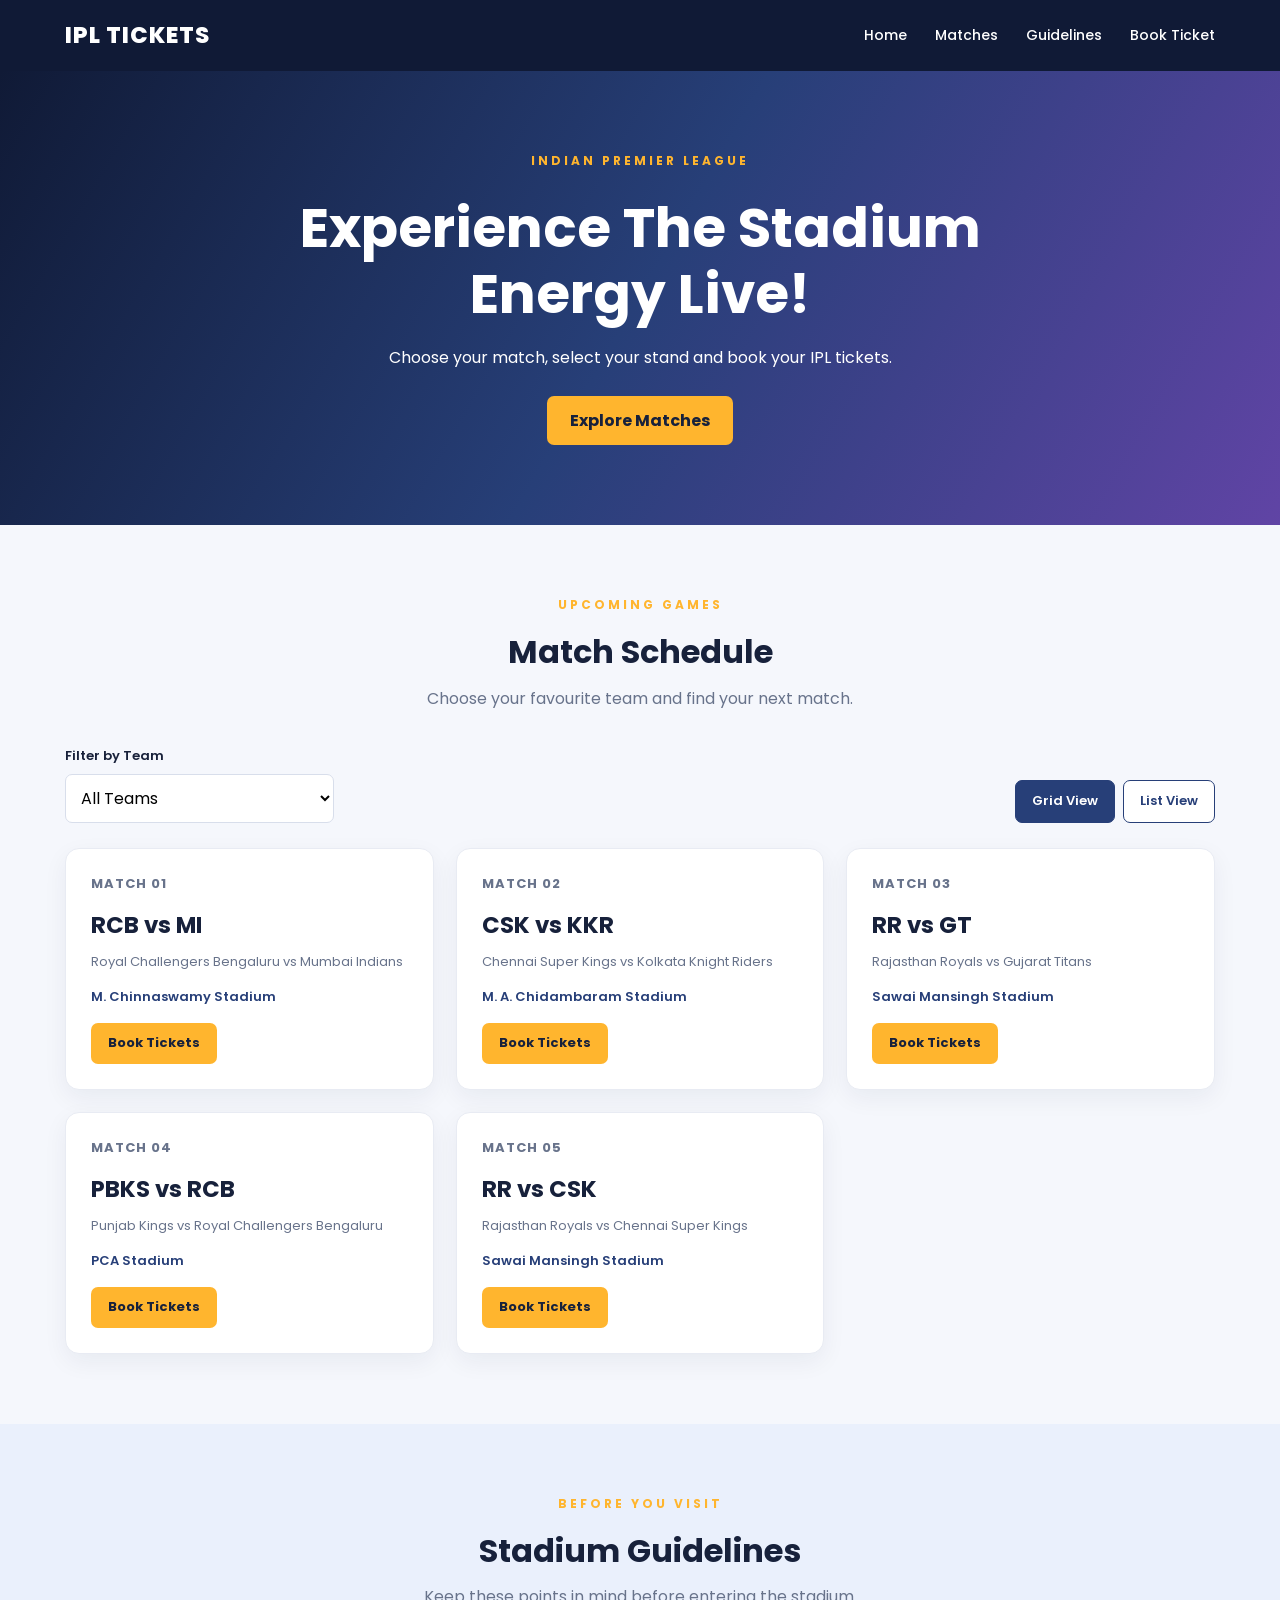
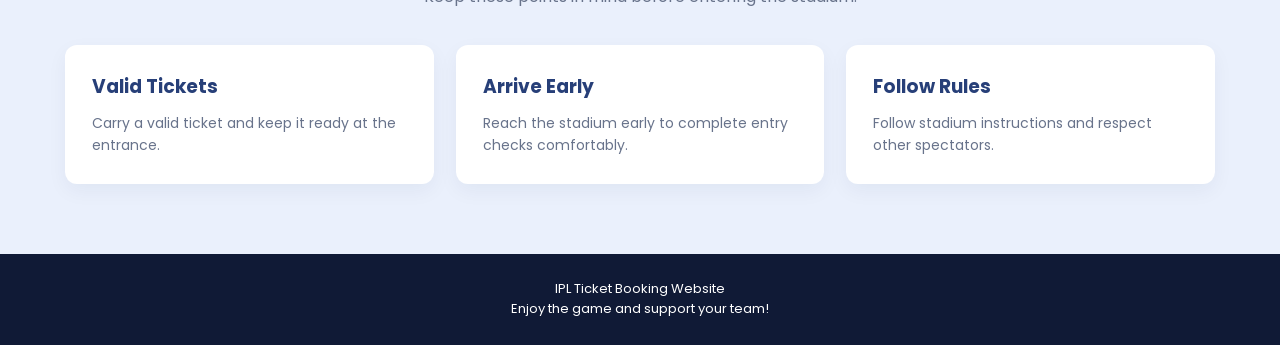
<file: index.html>
<!DOCTYPE html>
<html lang="en">

<head>
    <meta charset="UTF-8">
    <meta name="viewport" content="width=device-width, initial-scale=1.0">
    <title>IPL Ticket Booking</title>
    <link rel="stylesheet" href="css/styles.css">
    <script src="app.js" defer></script>
</head>

<body>

    <header class="site-header">
        <div class="navbar">
            <a href="index.html" class="logo">IPL TICKETS</a>

            <button class="menu-toggle" id="menuToggle" aria-label="Open navigation" aria-expanded="false">
                ☰
            </button>

            <nav class="nav-links" id="navLinks">
                <a href="#home">Home</a>
                <a href="#matches">Matches</a>
                <a href="#guidelines">Guidelines</a>
                <a href="booking.html">Book Ticket</a>
            </nav>
        </div>
    </header>

    <div class="hero" id="home">
        <div class="hero-content">
            <p class="hero-tag">INDIAN PREMIER LEAGUE</p>
            <h1>Experience The Stadium Energy Live!</h1>
            <p>Choose your match, select your stand and book your IPL tickets.</p>
            <a href="#matches" class="main-button">Explore Matches</a>
        </div>
    </div>

    <div class="content-section" id="matches">

        <div class="section-heading">
            <p class="section-tag">UPCOMING GAMES</p>
            <h2>Match Schedule</h2>
            <p>Choose your favourite team and find your next match.</p>
        </div>

        <div class="match-controls">

            <div class="filter-control">
                <label for="teamFilter">Filter by Team</label>

                <select id="teamFilter">
                    <option value="all">All Teams</option>
                    <option value="RCB">Royal Challengers Bengaluru</option>
                    <option value="MI">Mumbai Indians</option>
                    <option value="CSK">Chennai Super Kings</option>
                    <option value="KKR">Kolkata Knight Riders</option>
                    <option value="RR">Rajasthan Royals</option>
                    <option value="GT">Gujarat Titans</option>
                    <option value="PBKS">Punjab Kings</option>
                </select>
            </div>

            <div class="view-controls">
                <button type="button" id="gridView" class="view-button active">
                    Grid View
                </button>

                <button type="button" id="listView" class="view-button">
                    List View
                </button>
            </div>

        </div>

        <div class="match-grid" id="matchContainer">

            <div class="match-card" data-teams="RCB MI">
                <p class="match-number">MATCH 01</p>
                <h3>RCB vs MI</h3>
                <p>Royal Challengers Bengaluru vs Mumbai Indians</p>
                <p class="match-info">M. Chinnaswamy Stadium</p>
                <a href="booking.html?match=RCB%20vs%20MI" class="book-button">Book Tickets</a>
            </div>

            <div class="match-card" data-teams="CSK KKR">
                <p class="match-number">MATCH 02</p>
                <h3>CSK vs KKR</h3>
                <p>Chennai Super Kings vs Kolkata Knight Riders</p>
                <p class="match-info">M. A. Chidambaram Stadium</p>
                <a href="booking.html?match=CSK%20vs%20KKR" class="book-button">Book Tickets</a>
            </div>

            <div class="match-card" data-teams="RR GT">
                <p class="match-number">MATCH 03</p>
                <h3>RR vs GT</h3>
                <p>Rajasthan Royals vs Gujarat Titans</p>
                <p class="match-info">Sawai Mansingh Stadium</p>
                <a href="booking.html?match=RR%20vs%20GT" class="book-button">Book Tickets</a>
            </div>

            <div class="match-card" data-teams="PBKS RCB">
                <p class="match-number">MATCH 04</p>
                <h3>PBKS vs RCB</h3>
                <p>Punjab Kings vs Royal Challengers Bengaluru</p>
                <p class="match-info">PCA Stadium</p>
                <a href="booking.html?match=PBKS%20vs%20RCB" class="book-button">Book Tickets</a>
            </div>

            <div class="match-card" data-teams="RR CSK">
                <p class="match-number">MATCH 05</p>
                <h3>RR vs CSK</h3>
                <p>Rajasthan Royals vs Chennai Super Kings</p>
                <p class="match-info">Sawai Mansingh Stadium</p>
                <a href="booking.html?match=RR%20vs%20CSK" class="book-button">Book Tickets</a>
            </div>

        </div>

        <p id="noMatches" class="no-matches">
            No matches found for this team.
        </p>

    </div>

    <div class="content-section guidelines-section" id="guidelines">

        <div class="section-heading">
            <p class="section-tag">BEFORE YOU VISIT</p>
            <h2>Stadium Guidelines</h2>
            <p>Keep these points in mind before entering the stadium.</p>
        </div>

        <div class="guidelines-grid">

            <div class="guideline-card">
                <h3>Valid Tickets</h3>
                <p>Carry a valid ticket and keep it ready at the entrance.</p>
            </div>

            <div class="guideline-card">
                <h3>Arrive Early</h3>
                <p>Reach the stadium early to complete entry checks comfortably.</p>
            </div>

            <div class="guideline-card">
                <h3>Follow Rules</h3>
                <p>Follow stadium instructions and respect other spectators.</p>
            </div>

        </div>
    </div>

    <footer>
        <p>IPL Ticket Booking Website</p>
        <p>Enjoy the game and support your team!</p>
    </footer>

</body>
</html>
</file>
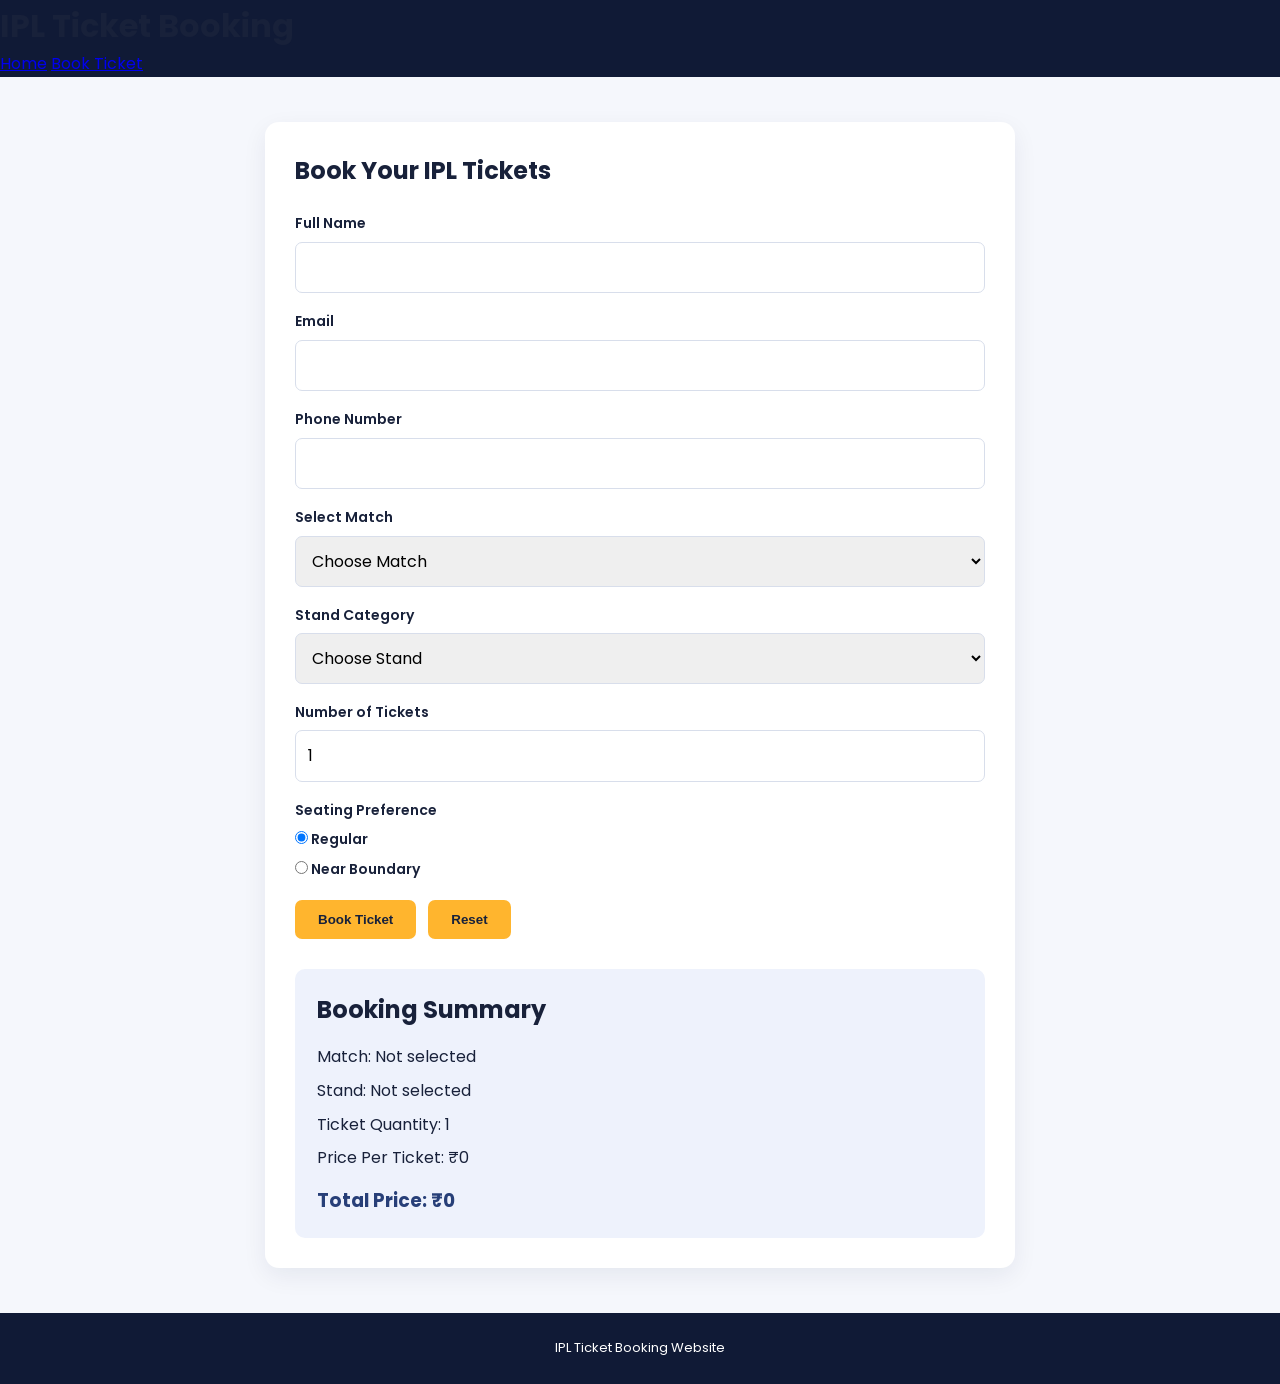
<file: booking.html>
<!DOCTYPE html>
<html lang="en">
<head>
    <meta charset="UTF-8">
    <meta name="viewport" content="width=device-width, initial-scale=1.0">
    <title>IPL Ticket Booking</title>
    <link rel="stylesheet" href="css/styles.css">
    <script src="app.js" defer></script>
</head>
<body>

<header class="site-header">
    <h1>IPL Ticket Booking</h1>
    <nav>
        <a href="index.html">Home</a>
        <a href="#booking">Book Ticket</a>
    </nav>
</header>

<section class="booking-section" id="booking">
    <h2>Book Your IPL Tickets</h2>

    <form id="bookingForm">
        <div class="form-group">
            <label for="name">Full Name</label>
            <input type="text" id="name" required>
        </div>

        <div class="form-group">
            <label for="email">Email</label>
            <input type="email" id="email" required>
        </div>

        <div class="form-group">
            <label for="phone">Phone Number</label>
            <input type="tel" id="phone" pattern="[0-9]{10}" required>
        </div>

        <div class="form-group">
            <label for="match">Select Match</label>
            <select id="match" required>
                <option value="">Choose Match</option>
                <option value="RCB vs MI">RCB vs MI</option>
                <option value="CSK vs KKR">CSK vs KKR</option>
                <option value="RR vs GT">RR vs GT</option>
                <option value="PBKS vs RCB">PBKS vs RCB</option>
                <option value="RR vs CSK">RR vs CSK</option>
            </select>
        </div>

        <div class="form-group">
            <label for="stand">Stand Category</label>
            <select id="stand" required>
                <option value="">Choose Stand</option>
                <option value="General">General - ₹500</option>
                <option value="Premium">Premium - ₹1000</option>
                <option value="VIP">VIP - ₹2000</option>
            </select>
        </div>

        <div class="form-group">
            <label for="tickets">Number of Tickets</label>
            <input type="number" id="tickets" min="1" max="5" value="1" required>
        </div>

        <div class="form-group preference-group">
            <label>Seating Preference</label>
            <label><input type="radio" name="preference" value="Regular" checked> Regular</label>
            <label><input type="radio" name="preference" value="Near Boundary"> Near Boundary</label>
        </div>

        <div class="form-buttons">
            <button type="submit" class="main-button">Book Ticket</button>
            <button type="reset" class="main-button">Reset</button>
        </div>
    </form>

    <div class="booking-summary">
        <h2>Booking Summary</h2>
        <p>Match: <span id="summaryMatch">Not selected</span></p>
        <p>Stand: <span id="summaryStand">Not selected</span></p>
        <p>Ticket Quantity: <span id="summaryTickets">1</span></p>
        <p>Price Per Ticket: ₹<span id="summaryPrice">0</span></p>
        <h3>Total Price: ₹<span id="totalPrice">0</span></h3>
    </div>

    <p id="successMessage" class="success-message"></p>
</section>

<footer>
    <p>IPL Ticket Booking Website</p>
</footer>

</body>
</html>
</file>
<file: css/styles.css>
@import url('https://fonts.googleapis.com/css2?family=Poppins:wght@400;500;600;700;800&display=swap');

* {
    margin: 0;
    padding: 0;
    box-sizing: border-box;
}

html {
    scroll-behavior: smooth;
}

body {
    font-family: 'Poppins', sans-serif;
    background: #f5f7fc;
    color: #18213a;
    line-height: 1.6;
}

.site-header {
    background: #101a36;
    position: sticky;
    top: 0;
    z-index: 100;
}

.navbar {
    max-width: 1200px;
    margin: auto;
    padding: 17px 25px;
    display: flex;
    align-items: center;
    justify-content: space-between;
}

.logo {
    color: #ffffff;
    font-size: 23px;
    font-weight: 800;
    text-decoration: none;
    letter-spacing: 1px;
}

.nav-links {
    display: flex;
    align-items: center;
    gap: 28px;
}

.nav-links a {
    color: #ffffff;
    text-decoration: none;
    font-size: 14px;
    font-weight: 500;
    transition: color 0.3s;
}

.nav-links a:hover {
    color: #ffb52e;
}

.menu-toggle {
    display: none;
    border: none;
    background: transparent;
    color: #ffffff;
    font-size: 28px;
    cursor: pointer;
}

.hero {
    min-height: 440px;
    padding: 80px 25px;
    display: flex;
    align-items: center;
    justify-content: center;
    text-align: center;
    background: linear-gradient(120deg, #101a36, #273f78, #6044a5);
    color: #ffffff;
}

.hero-content {
    max-width: 750px;
}

.hero-tag,
.section-tag {
    color: #ffb52e;
    font-size: 12px;
    font-weight: 700;
    letter-spacing: 3px;
    margin-bottom: 12px;
}

.hero h1 {
    font-size: clamp(32px, 5vw, 55px);
    line-height: 1.2;
    margin-bottom: 18px;
}

.hero p {
    margin-bottom: 25px;
}

.main-button,
.book-button {
    display: inline-block;
    background: #ffb52e;
    color: #17213b;
    padding: 12px 23px;
    border: none;
    border-radius: 7px;
    text-decoration: none;
    font-weight: 700;
    cursor: pointer;
    transition: 0.3s;
}

.main-button:hover,
.book-button:hover {
    background: #ffc85e;
    transform: translateY(-2px);
}

.content-section {
    max-width: 1200px;
    margin: auto;
    padding: 70px 25px;
}

.section-heading {
    text-align: center;
    margin-bottom: 35px;
}

.section-heading h2 {
    font-size: 32px;
    margin-bottom: 8px;
    color: #17213b;
}

.section-heading p:last-child {
    color: #68738b;
}

.match-controls {
    display: flex;
    align-items: end;
    justify-content: space-between;
    gap: 20px;
    margin-bottom: 25px;
}

.filter-control {
    display: flex;
    flex-direction: column;
    gap: 7px;
}

.filter-control label {
    font-size: 13px;
    font-weight: 600;
}

.filter-control select {
    min-width: 230px;
    padding: 11px;
    border: 1px solid #d8deeb;
    border-radius: 7px;
    background: #ffffff;
    font: inherit;
}

.view-controls {
    display: flex;
    gap: 8px;
}

.view-button {
    padding: 10px 16px;
    border: 1px solid #273f78;
    border-radius: 7px;
    background: #ffffff;
    color: #273f78;
    cursor: pointer;
    font: inherit;
    font-size: 13px;
    font-weight: 600;
}

.view-button.active {
    background: #273f78;
    color: #ffffff;
}

.match-grid {
    display: grid;
    grid-template-columns: repeat(3, minmax(0, 1fr));
    gap: 22px;
}

.match-card {
    background: #ffffff;
    padding: 25px;
    border: 1px solid #e8ebf3;
    border-radius: 14px;
    box-shadow: 0 8px 25px rgba(20, 35, 70, 0.06);
    transition: transform 0.3s, box-shadow 0.3s;
}

.match-card:hover {
    transform: translateY(-5px);
    box-shadow: 0 13px 30px rgba(20, 35, 70, 0.12);
}

.match-number {
    color: #8a64d6;
    font-size: 11px;
    font-weight: 700;
    letter-spacing: 1px;
}

.match-card h3 {
    margin: 12px 0 8px;
    font-size: 23px;
    color: #17213b;
}

.match-card p {
    color: #68738b;
    font-size: 13px;
    margin-bottom: 10px;
}

.match-card .match-info {
    color: #273f78;
    font-weight: 600;
    margin: 15px 0;
}

.book-button {
    font-size: 13px;
    padding: 10px 17px;
}

.match-grid.list-view {
    grid-template-columns: 1fr;
}

.match-grid.list-view .match-card {
    display: flex;
    align-items: center;
    justify-content: space-between;
    gap: 20px;
}

.match-grid.list-view .match-card h3,
.match-grid.list-view .match-card p {
    margin: 0;
}

.match-grid.list-view .match-number {
    min-width: 75px;
}

.no-matches {
    display: none;
    text-align: center;
    padding: 25px;
    color: #68738b;
}

.guidelines-section {
    max-width: none;
    background: #eaf0fc;
}

.guidelines-section .section-heading,
.guidelines-grid {
    max-width: 1150px;
    margin-left: auto;
    margin-right: auto;
}

.guidelines-grid {
    display: grid;
    grid-template-columns: repeat(3, minmax(0, 1fr));
    gap: 22px;
}

.guideline-card {
    background: #ffffff;
    border-radius: 12px;
    padding: 27px;
    box-shadow: 0 7px 20px rgba(20, 35, 70, 0.05);
}

.guideline-card h3 {
    color: #273f78;
    margin-bottom: 10px;
}

.guideline-card p {
    color: #68738b;
    font-size: 14px;
}

footer {
    background: #101a36;
    color: #ffffff;
    text-align: center;
    padding: 25px;
    font-size: 13px;
}

.booking-section {
    max-width: 750px;
    margin: 45px auto;
    padding: 30px;
    background: #ffffff;
    border-radius: 14px;
    box-shadow: 0 8px 25px rgba(20, 35, 70, 0.07);
}

.booking-section h2 {
    margin-bottom: 22px;
}

.form-group {
    display: flex;
    flex-direction: column;
    gap: 7px;
    margin-bottom: 17px;
}

.form-group label {
    font-size: 14px;
    font-weight: 600;
}

.form-group input,
.form-group select {
    width: 100%;
    padding: 12px;
    border: 1px solid #d8deeb;
    border-radius: 7px;
    font: inherit;
}

.preference-group label {
    display: block;
}

.preference-group input {
    width: auto;
}

.form-buttons {
    display: flex;
    gap: 12px;
    margin-top: 20px;
}

.booking-summary {
    margin-top: 30px;
    padding: 22px;
    background: #eef2fc;
    border-radius: 10px;
}

.booking-summary h2 {
    margin-bottom: 15px;
}

.booking-summary p {
    margin: 8px 0;
}

.booking-summary h3 {
    margin-top: 15px;
    color: #273f78;
}

.success-message {
    display: none;
    margin-top: 20px;
    padding: 14px;
    background: #e4f8eb;
    color: #176b39;
    border-radius: 7px;
}

#toast {
    position: fixed;
    bottom: 25px;
    right: 25px;
    z-index: 200;
    background: #17213b;
    color: #ffffff;
    padding: 13px 22px;
    border-radius: 8px;
    opacity: 0;
    transform: translateY(15px);
    transition: 0.3s;
    pointer-events: none;
}

#toast.show {
    opacity: 1;
    transform: translateY(0);
}

@media (max-width: 900px) {
    .match-grid {
        grid-template-columns: repeat(2, minmax(0, 1fr));
    }

    .guidelines-grid {
        grid-template-columns: repeat(2, minmax(0, 1fr));
    }
}

@media (max-width: 650px) {
    .navbar {
        padding: 15px 20px;
        flex-wrap: wrap;
    }

    .menu-toggle {
        display: block;
    }

    .nav-links {
        display: none;
        flex-direction: column;
        align-items: flex-start;
        gap: 17px;
        width: 100%;
        padding: 18px 0 5px;
    }

    .nav-links.open {
        display: flex;
    }

    .hero {
        min-height: 370px;
        padding: 60px 20px;
    }

    .content-section {
        padding: 50px 18px;
    }

    .section-heading h2 {
        font-size: 27px;
    }

    .match-controls {
        align-items: stretch;
        flex-direction: column;
    }

    .filter-control select {
        width: 100%;
    }

    .view-controls {
        width: 100%;
    }

    .view-button {
        flex: 1;
    }

    .match-grid,
    .guidelines-grid {
        grid-template-columns: 1fr;
    }

    .match-grid.list-view .match-card {
        align-items: flex-start;
        flex-direction: column;
    }

    .booking-section {
        margin: 25px 15px;
        padding: 22px;
    }

    .form-buttons {
        flex-direction: column;
    }

    #toast {
        left: 15px;
        right: 15px;
        bottom: 15px;
        text-align: center;
    }
}
</file>
